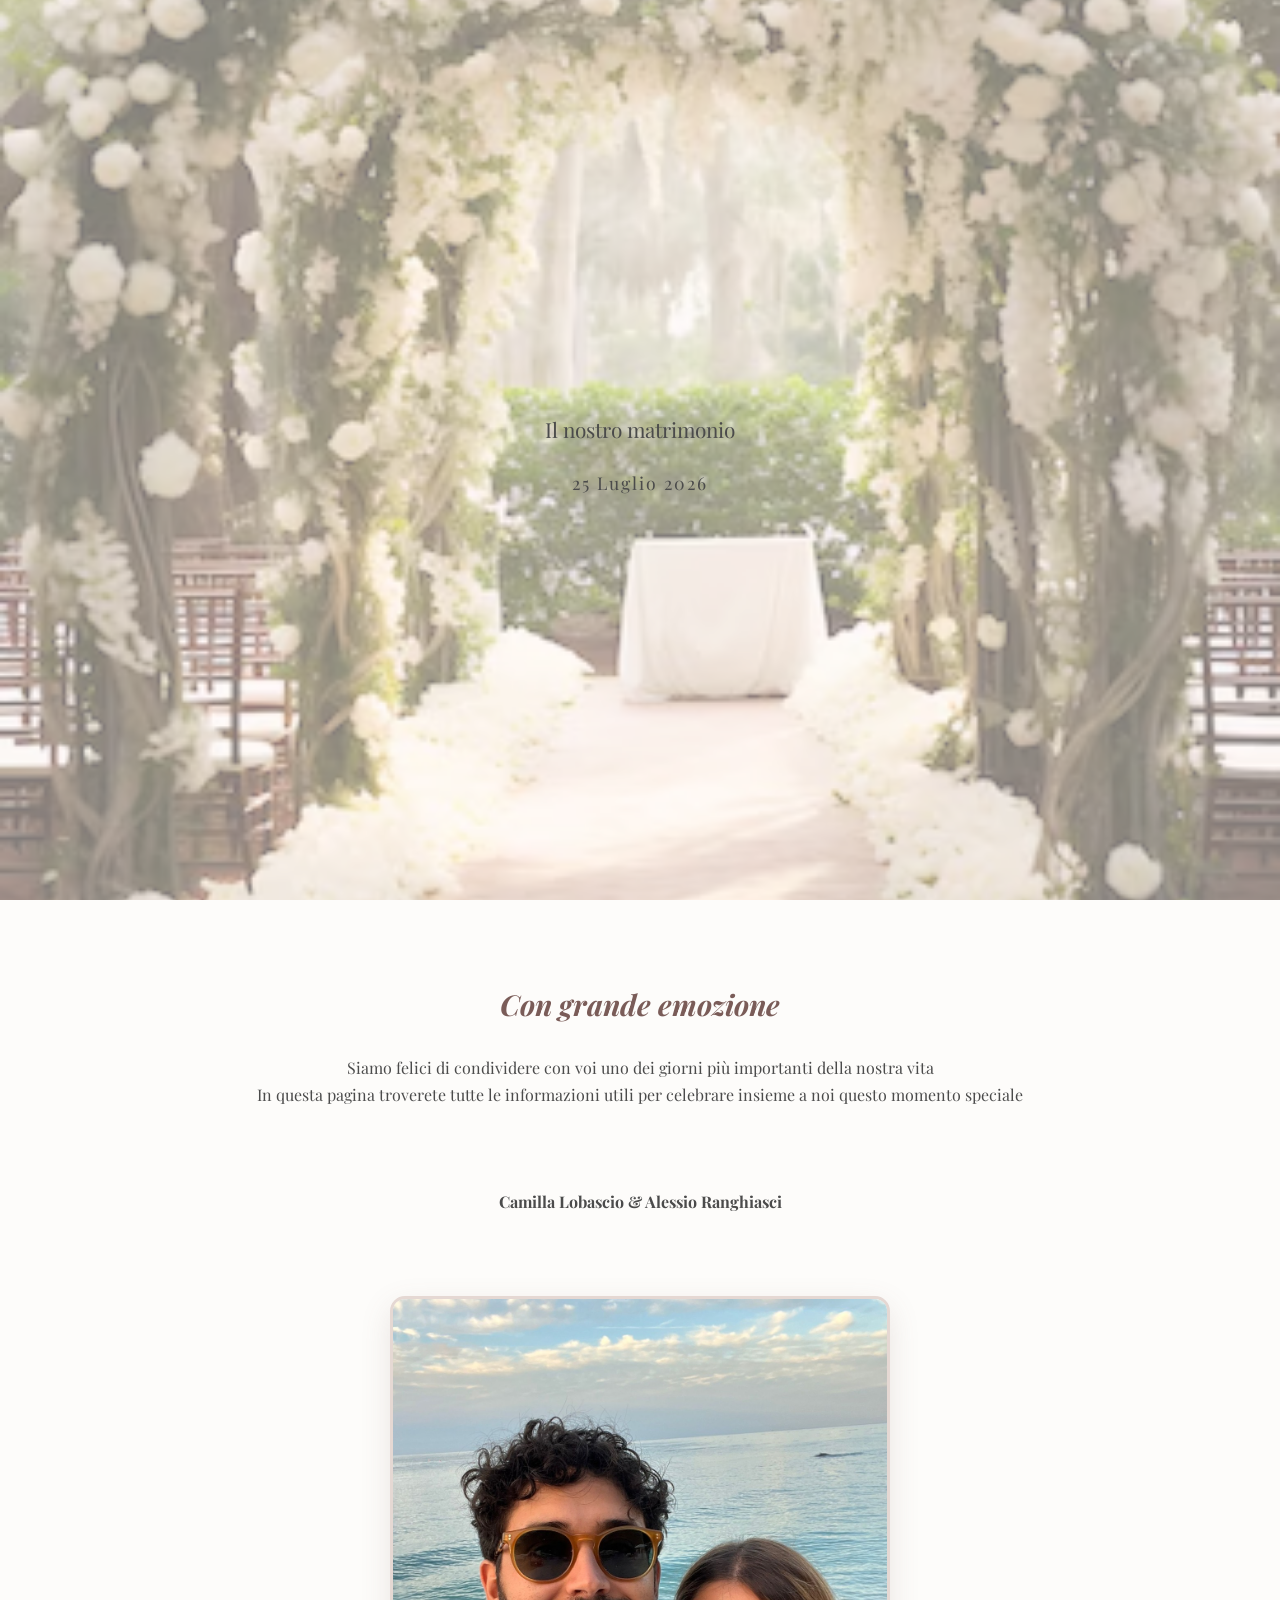
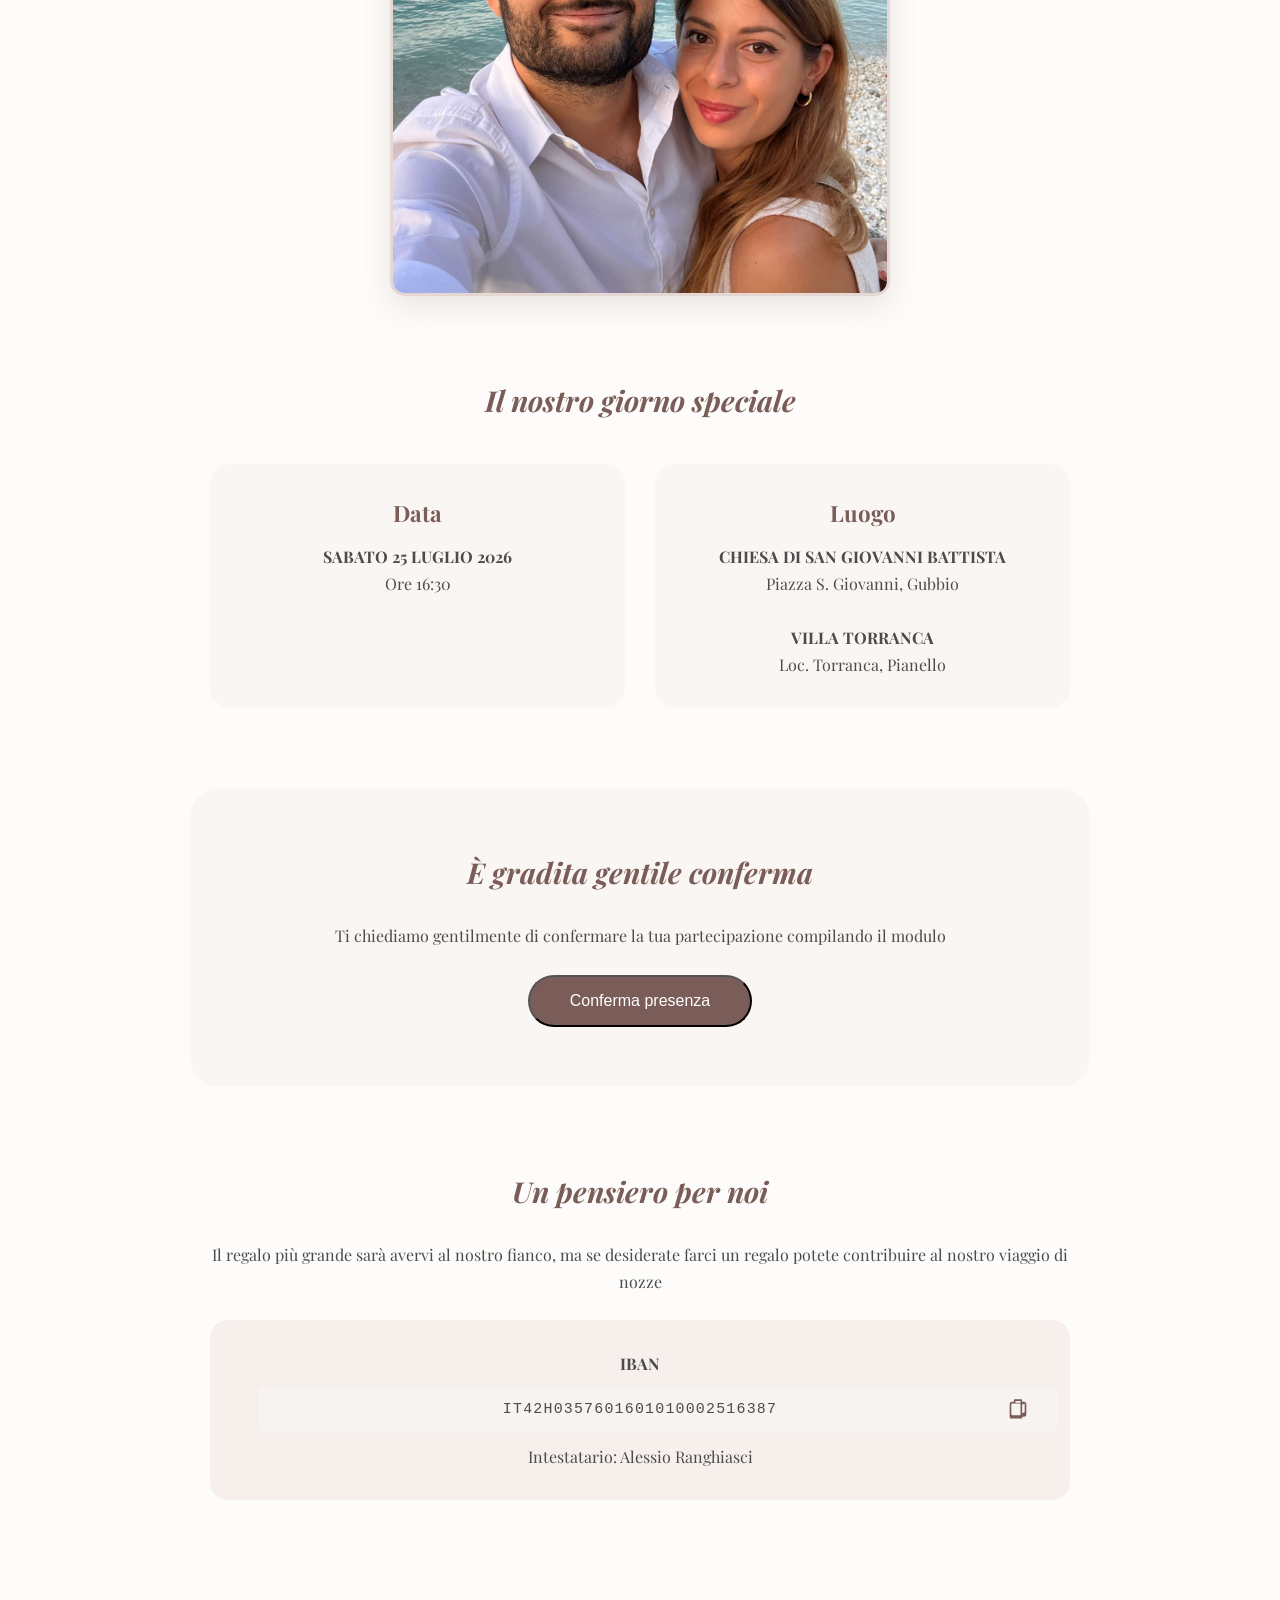
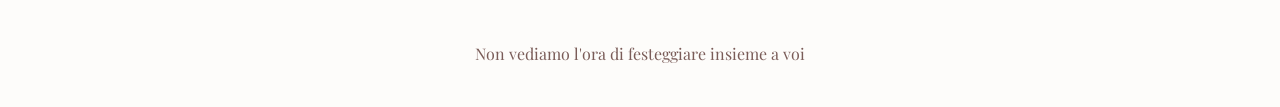
<file: index.html>
<!DOCTYPE html>
<html lang="it">

<head>
  <meta charset="UTF-8">
  <meta name="viewport" content="width=device-width, initial-scale=1.0">
  <title>Camilla & Alessio – Il nostro matrimonio</title>

  <!-- Font eleganti -->
  <link
    href="https://fonts.googleapis.com/css2?family=Playfair+Display:wght@400;600&family=Montserrat:wght@300;400;500&display=swap"
    rel="stylesheet">

  <link rel="stylesheet" href="style.css">
</head>

<body>

  <!-- HERO -->
  <section class="hero">
    <div class="overlay"></div>
    <div class="hero-content">
    <p class="hero-subtitle">Il nostro matrimonio</p>
      <p class="hero-date">25 Luglio 2026</p>
    </div>
  </section>

  <!-- INTRO -->
  <section class="section intro">
    <h2>Con grande emozione</h2>
    <p>
      Siamo felici di condividere con voi uno dei giorni più importanti della nostra vita<br>
      In questa pagina troverete tutte le informazioni utili per celebrare insieme a noi questo momento speciale
    </p>
  </section>

    <section class="section intro">
    <p><strong>Camilla Lobascio & Alessio Ranghiasci</strong><br></p>
  </section>

  <!-- FOTO -->
  <section class="section photo-section">
    <div class="photo-frame">
      <img src="fotoalicami/71f8a730-e3dd-426a-8e8e-275e1adbc02c.jpeg" alt="Alice e Andrea" class="carousel-image active">
      <img src="fotoalicami/7ad9b2a0-7682-42f3-9de4-116866d22dea.jpeg" alt="Alice e Andrea" class="carousel-image">
      <img src="fotoalicami/bf4e9df0-f4ca-41ae-9787-f0a4454dd757.jpeg" alt="Alice e Andrea" class="carousel-image">
      <img src="fotoalicami/c032440b-a124-4779-9925-651a700c21c5.jpeg" alt="Alice e Andrea" class="carousel-image">
      <img src="fotoalicami/ded9a8fc-696f-4fb3-9e25-d5eab3fbde8f.jpeg" alt="Alice e Andrea" class="carousel-image">
      <img src="fotoalicami/e97e3403-6527-4106-8995-3e8658a643f3.jpeg" alt="Alice e Andrea" class="carousel-image">
    </div>
  </section>

  <!-- INFO EVENTO -->
  <section class="section event-details">
    <h2>Il nostro giorno speciale</h2>

    <div class="details-grid">
      <div class="detail-card">
        <h3>Data</h3>
        <p><strong>SABATO 25 LUGLIO 2026</strong><br>Ore 16:30</p>
      </div>

      <div class="detail-card">
        <h3>Luogo</h3>
        <p><strong>CHIESA DI SAN GIOVANNI BATTISTA</strong><br>Piazza S. Giovanni, Gubbio</p>
        <br>
        <p><strong>VILLA TORRANCA</strong><br>Loc. Torranca, Pianello</p>
      </div>

    </div>
  </section>


  <!-- LISTA NOZZE -->
  <!-- <section class="section gift">
    <h2>Un pensiero per noi</h2>
    <p>
      Il regalo più grande sarà avervi al nostro fianco, ma se desiderate farci un regalo potete contribuire al nostro viaggio di nozze
    </p>

    <div class="iban-box">
      <p><strong>IBAN</strong></p>
      <div style="position: relative; width: 100%;">
        <span class="iban" id="ibanText" style="display: block; width: 100%; font-size: 1.15em; letter-spacing: 0.08em; background: #f7f3f1; padding: 10px 48px 10px 12px; border-radius: 8px; box-sizing: border-box; overflow-wrap: break-word; margin-left: 18px;">IT42H0357601601010002516387</span>
        <button id="copyIbanBtn" title="Copia IBAN" style="position: absolute; top: 50%; right: 12px; transform: translateY(-50%); background: none; border: none; cursor: pointer; padding: 0;">
          <svg xmlns="http://www.w3.org/2000/svg" width="20" height="20" fill="none" viewBox="0 0 24 24"><path fill="#7a5c58" d="M16 1a1 1 0 0 1 1 1v2h2a3 3 0 0 1 3 3v12a3 3 0 0 1-3 3h-2v2a1 1 0 0 1-1 1H5a3 3 0 0 1-3-3V7a3 3 0 0 1 3-3h2V2a1 1 0 0 1 1-1h8Zm3 6h-2v10h2a1 1 0 0 0 1-1V7a1 1 0 0 0-1-1ZM15 3h-6v2h6V3ZM5 6a1 1 0 0 0-1 1v12a1 1 0 0 0 1 1h10V6H5Z"/></svg>
        </button>
      </div>
      <p>Intestatario: Alessio Ranghiasci</p>
    </div>
  </section> -->

  <!-- RSVP -->
  <section class="section rsvp">
    <h2>È gradita gentile conferma</h2>
    <p>
      Ti chiediamo gentilmente di confermare la tua partecipazione compilando il modulo
    </p>

    <button id="openRsvpModal" class="btn">
      Conferma presenza
    </button>
  </section>

  <section class="section gift">
    <h2>Un pensiero per noi</h2>
    <p>
      Il regalo più grande sarà avervi al nostro fianco, ma se desiderate farci un regalo potete contribuire al nostro viaggio di nozze
    </p>

    <div class="iban-box">
      <p><strong>IBAN</strong></p>
      <div style="position: relative; width: 100%;">
        <span class="iban" id="ibanText" style="display: block; width: 100%; font-size: 1.15em; letter-spacing: 0.08em; background: #f7f3f1; padding: 10px 48px 10px 12px; border-radius: 8px; box-sizing: border-box; overflow-wrap: break-word; margin-left: 18px;">IT42H0357601601010002516387</span>
        <button id="copyIbanBtn" title="Copia IBAN" style="position: absolute; top: 50%; right: 12px; transform: translateY(-50%); background: none; border: none; cursor: pointer; padding: 0;">
          <svg xmlns="http://www.w3.org/2000/svg" width="20" height="20" fill="none" viewBox="0 0 24 24"><path fill="#7a5c58" d="M16 1a1 1 0 0 1 1 1v2h2a3 3 0 0 1 3 3v12a3 3 0 0 1-3 3h-2v2a1 1 0 0 1-1 1H5a3 3 0 0 1-3-3V7a3 3 0 0 1 3-3h2V2a1 1 0 0 1 1-1h8Zm3 6h-2v10h2a1 1 0 0 0 1-1V7a1 1 0 0 0-1-1ZM15 3h-6v2h6V3ZM5 6a1 1 0 0 0-1 1v12a1 1 0 0 0 1 1h10V6H5Z"/></svg>
        </button>
      </div>
      <p>Intestatario: Alessio Ranghiasci</p>
    </div>
  </section>

  <!-- FOOTER -->
  <footer class="footer">
    <p>Non vediamo l'ora di festeggiare insieme a voi</p>
  </footer>
  
  <!-- MODAL CONFERMA PRESENZA -->
  <div class="rsvp-modal-overlay" id="rsvpModalOverlay">
    <div class="rsvp-modal">
      <button class="rsvp-modal-close" id="closeRsvpModal">&times;</button>

      <h2 class="rsvp-modal-title">È gradita gentile conferma</h2>
      <div class="divider"></div>

      <form id="rsvpForm" class="rsvp-form">
        <!-- Dati personali -->
        <div class="form-section">
          <h3 class="form-section-title">Dati personali</h3>

          <div class="form-group">
            <label for="nome">Nome *</label>
            <input type="text" id="nome" name="nome" required>
          </div>

          <div class="form-group">
            <label for="cognome">Cognome *</label>
            <input type="text" id="cognome" name="cognome" required>
          </div>
        </div>

        <!-- Presenza -->
        <div class="form-section">
          <h3 class="form-section-title">Presenza</h3>

          <div class="form-group radio-group">
            <label class="radio-label">
              <input type="radio" name="presenza" value="true" required>
              <span>Accetto con piacere</span>
            </label>
            <label class="radio-label">
              <input type="radio" name="presenza" value="false">
              <span>Sfortunatamente non potrò esserci</span>
            </label>
          </div>

          <!-- Campi condizionali per presenza = true -->
          <div id="presenzaSiFields" class="conditional-fields" style="display: none;">
            <div class="form-group">
              <label for="numero_partecipanti">Numero partecipanti *</label>
              <input type="number" id="numero_partecipanti" name="numero_partecipanti" min="1" value="1">
            </div>

            <div class="form-group">
              <label for="descrizione_numero_partecipanti">Note sul numero di partecipanti (opzionale)</label>
              <textarea id="descrizione_numero_partecipanti" name="descrizione_numero_partecipanti" rows="2"
                placeholder=""></textarea>
            </div>
          </div>

          <!-- Campi condizionali per presenza = false -->
          <div id="presenzaNoFields" class="conditional-fields" style="display: none;">
            <div class="form-group">
              <label for="descrizione_presenza">Messaggio per gli sposi (opzionale)</label>
              <textarea id="descrizione_presenza" name="descrizione_presenza" rows="3"
                placeholder="Ci dispiace non poter essere presenti..."></textarea>
            </div>
          </div>
        </div>

        <!-- Allergie / Intolleranze -->
        <div class="form-section" id="allergieSection" style="display: none;">
          <h3 class="form-section-title">Allergie/ intolleranze / menu speciali</h3>

          <div class="form-group radio-group">
            <label class="radio-label">
              <input type="radio" name="allergeni_intolleranze" value="true">
              <span>Sì</span>
            </label>
            <label class="radio-label">
              <input type="radio" name="allergeni_intolleranze" value="false" checked>
              <span>No</span>
            </label>
          </div>

          <!-- Campi condizionali per allergie = true -->
          <div id="allergieFields" class="conditional-fields" style="display: none;">
            <div class="form-group">
              <label for="descrizione_allergeni_intolleranze">Descrivi le tue allergie o intolleranze o descrivi menu speciali *</label>
              <textarea id="descrizione_allergeni_intolleranze" name="descrizione_allergeni_intolleranze" rows="3"
                placeholder="es. celiaco, menu vegetariano…"></textarea>
            </div>
          </div>
        </div>

        <div class="form-message" id="formMessage"></div>

        <button type="submit" class="rsvp-submit-btn">Invia conferma</button>
      </form>
    </div>
  </div>
  <script>
    // Funzione copia IBAN
    document.addEventListener('DOMContentLoaded', function () {
      const copyBtn = document.getElementById('copyIbanBtn');
      const ibanText = document.getElementById('ibanText');
      if (copyBtn && ibanText) {
        copyBtn.addEventListener('click', function () {
          navigator.clipboard.writeText(ibanText.textContent.trim());
          copyBtn.innerHTML = '<svg xmlns="http://www.w3.org/2000/svg" width="20" height="20" fill="none" viewBox="0 0 24 24"><path fill="#5cb85c" d="M9 16.2 4.8 12l-1.4 1.4L9 19 21 7l-1.4-1.4z"/></svg>';
          setTimeout(() => {
            copyBtn.innerHTML = '<svg xmlns="http://www.w3.org/2000/svg" width="20" height="20" fill="none" viewBox="0 0 24 24"><path fill="#7a5c58" d="M16 1a1 1 0 0 1 1 1v2h2a3 3 0 0 1 3 3v12a3 3 0 0 1-3 3h-2v2a1 1 0 0 1-1 1H5a3 3 0 0 1-3-3V7a3 3 0 0 1 3-3h2V2a1 1 0 0 1 1-1h8Zm3 6h-2v10h2a1 1 0 0 0 1-1V7a1 1 0 0 0-1-1ZM15 3h-6v2h6V3ZM5 6a1 1 0 0 0-1 1v12a1 1 0 0 0 1 1h10V6H5Z"/></svg>';
          }, 1200);
        });
      }
    });

    // ===== CAROUSEL FOTO =====
    const carouselImages = document.querySelectorAll('.carousel-image');
    let currentIndex = 0;

    function showNextImage() {
      carouselImages[currentIndex].classList.remove('active');
      currentIndex = (currentIndex + 1) % carouselImages.length;
      carouselImages[currentIndex].classList.add('active');
    }

    // Cambia immagine ogni 3.5 secondi
    setInterval(showNextImage, 3500);

    // ===== MODAL RSVP =====
    const openRsvpBtn = document.getElementById('openRsvpModal');
    const closeRsvpBtn = document.getElementById('closeRsvpModal');
    const rsvpModalOverlay = document.getElementById('rsvpModalOverlay');
    const rsvpForm = document.getElementById('rsvpForm');
    const formMessage = document.getElementById('formMessage');

    const presenzaRadios = document.querySelectorAll('input[name="presenza"]');
    const presenzaSiFields = document.getElementById('presenzaSiFields');
    const presenzaNoFields = document.getElementById('presenzaNoFields');
    const allergieSection = document.getElementById('allergieSection');
    const allergieRadios = document.querySelectorAll('input[name="allergeni_intolleranze"]');
    const allergieFields = document.getElementById('allergieFields');

    // Apri modal
    openRsvpBtn.addEventListener('click', function () {
      rsvpModalOverlay.style.display = 'flex';
      setTimeout(() => {
        rsvpModalOverlay.classList.add('active');
      }, 10);
    });

    // Chiudi modal
    function closeModal() {
      rsvpModalOverlay.classList.remove('active');
      setTimeout(() => {
        rsvpModalOverlay.style.display = 'none';
      }, 300);
    }

    closeRsvpBtn.addEventListener('click', closeModal);

    rsvpModalOverlay.addEventListener('click', function (e) {
      if (e.target === rsvpModalOverlay) {
        closeModal();
      }
    });

    // Gestione logica condizionale presenza
    presenzaRadios.forEach(radio => {
      radio.addEventListener('change', function () {
        const presenza = this.value === 'true';

        if (presenza) {
          presenzaSiFields.style.display = 'block';
          presenzaNoFields.style.display = 'none';
          allergieSection.style.display = 'block';
          // Rendi numero_partecipanti required
          document.getElementById('numero_partecipanti').required = true;
          document.getElementById('descrizione_presenza').required = false;
        } else {
          presenzaSiFields.style.display = 'none';
          presenzaNoFields.style.display = 'block';
          allergieSection.style.display = 'none';
          // Rimuovi required da numero_partecipanti
          document.getElementById('numero_partecipanti').required = false;
          document.getElementById('descrizione_presenza').required = false;
        }
      });
    });

    // Gestione logica condizionale allergie
    allergieRadios.forEach(radio => {
      radio.addEventListener('change', function () {
        const hasAllergie = this.value === 'true';

        if (hasAllergie) {
          allergieFields.style.display = 'block';
          document.getElementById('descrizione_allergeni_intolleranze').required = true;
        } else {
          allergieFields.style.display = 'none';
          document.getElementById('descrizione_allergeni_intolleranze').required = false;
        }
      });
    });

    // Submit form
    rsvpForm.addEventListener('submit', async function (e) {
      e.preventDefault();

      // Raccogli dati dal form
      const formData = {
        nome: document.getElementById('nome').value,
        cognome: document.getElementById('cognome').value,
        presenza: document.querySelector('input[name="presenza"]:checked').value === 'true',
        descrizione_presenza: document.getElementById('descrizione_presenza').value || null,
        numero_partecipanti: null,
        descrizione_numero_partecipanti: null,
        allergeni_intolleranze: false,
        descrizione_allergeni_intolleranze: null,
        idmatrimonio: '002'
      };

      // Se partecipa, aggiungi dati partecipanti e allergie
      if (formData.presenza) {
        formData.numero_partecipanti = parseInt(document.getElementById('numero_partecipanti').value);
        formData.descrizione_numero_partecipanti = document.getElementById('descrizione_numero_partecipanti').value || null;

        const allergieChecked = document.querySelector('input[name="allergeni_intolleranze"]:checked');
        if (allergieChecked) {
          formData.allergeni_intolleranze = allergieChecked.value === 'true';
          if (formData.allergeni_intolleranze) {
            formData.descrizione_allergeni_intolleranze = document.getElementById('descrizione_allergeni_intolleranze').value || null;
          }
        }
      }

      // Mostra messaggio di caricamento
      formMessage.innerHTML = '<p style="color: #7a5c58;">Invio in corso...</p>';
      formMessage.style.display = 'block';

      // Invia a Supabase
      const SUPABASE_URL = 'https://wdinlazhjttgrkxdzyoa.supabase.co';
      const SUPABASE_KEY = 'eyJhbGciOiJIUzI1NiIsInR5cCI6IkpXVCJ9.eyJpc3MiOiJzdXBhYmFzZSIsInJlZiI6IndkaW5sYXpoanR0Z3JreGR6eW9hIiwicm9sZSI6ImFub24iLCJpYXQiOjE3NzE1MTEwNTgsImV4cCI6MjA4NzA4NzA1OH0.C9AIZLk_mYVxGh4Po0OPyr_RcQtkplytCjyRLRB-IM4';

      try {
        const response = await fetch(`${SUPABASE_URL}/rest/v1/adesioni_matrimonio`, {
          method: 'POST',
          headers: {
            'Content-Type': 'application/json',
            'apikey': SUPABASE_KEY,
            'Authorization': `Bearer ${SUPABASE_KEY}`,
            'Prefer': 'return=minimal'
          },
          body: JSON.stringify(formData)
        });

        if (response.ok) {
          formMessage.innerHTML = '<p style="color: #5cb85c;">Conferma inviata con successo! Grazie</p>';

          // Reset form e chiudi dopo 2 secondi
          setTimeout(() => {
            rsvpForm.reset();
            formMessage.style.display = 'none';
            closeModal();
            // Reset campi condizionali
            presenzaSiFields.style.display = 'none';
            presenzaNoFields.style.display = 'none';
            allergieSection.style.display = 'none';
            allergieFields.style.display = 'none';
          }, 2000);
        } else {
          const errorData = await response.json();
          console.error('Errore risposta:', errorData);
          throw new Error('Errore nell\'invio della conferma');
        }
      } catch (error) {
        formMessage.innerHTML = '<p style="color: #d9534f;">Errore nell\'invio. Riprova.</p>';
        console.error('Errore:', error);
      }
    });
  </script>
</body>

</html>
</file>
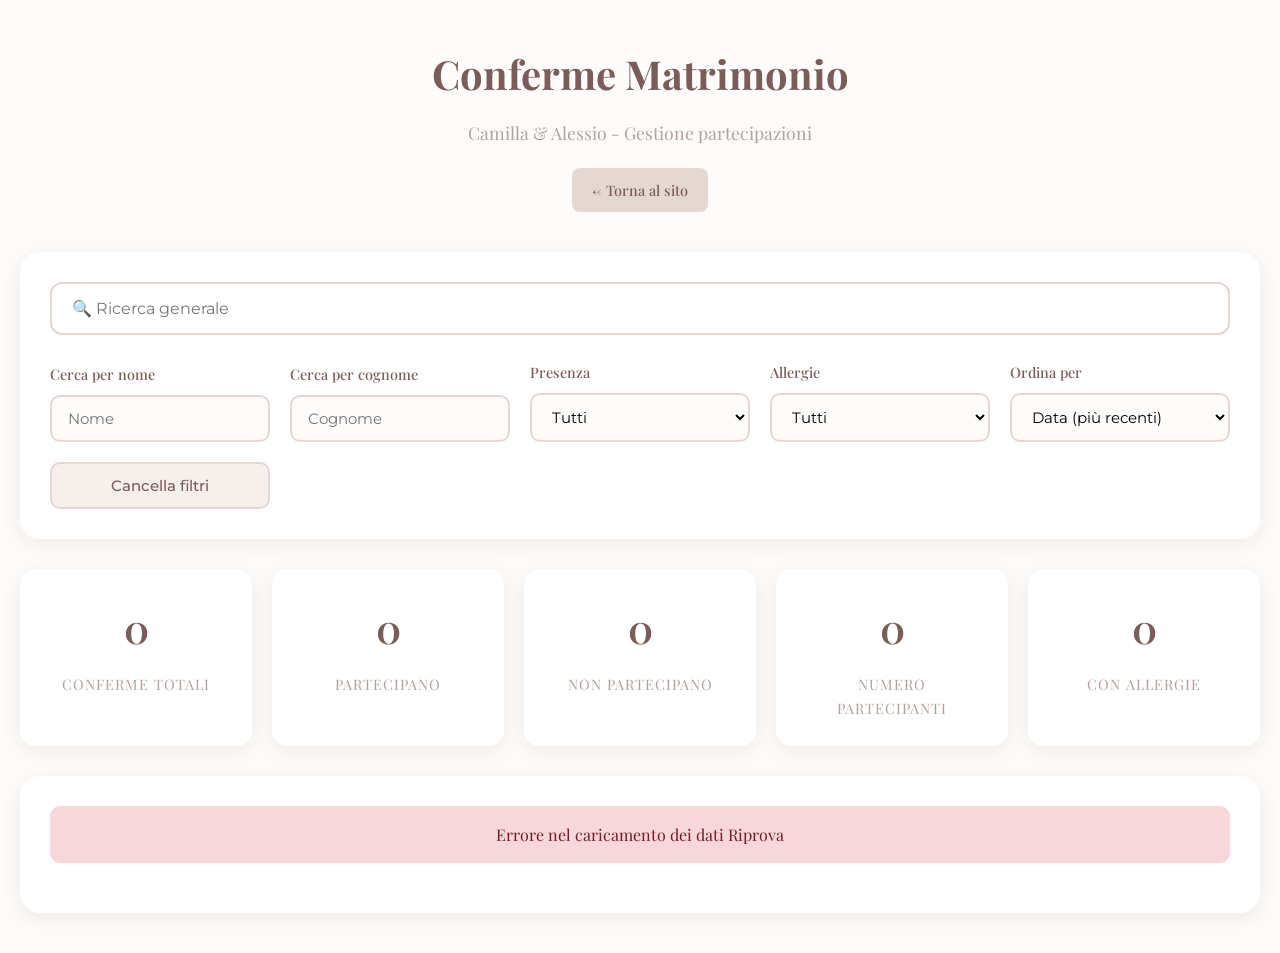
<file: conferme/index.html>
<!DOCTYPE html>
<html lang="it">
<head>
  <meta charset="UTF-8">
  <meta name="viewport" content="width=device-width, initial-scale=1.0">
  <title>Conferme Matrimonio - Admin</title>

  <!-- Font eleganti -->
  <link href="https://fonts.googleapis.com/css2?family=Playfair+Display:wght@400;600&family=Montserrat:wght@300;400;500&display=swap" rel="stylesheet">

  <link rel="stylesheet" href="../style.css">
  <link rel="stylesheet" href="../conferme.css">
</head>

<body>

  <div class="admin-container">
    <header class="admin-header">
      <h1 class="admin-title">Conferme Matrimonio</h1>
      <p class="admin-subtitle">Camilla & Alessio - Gestione partecipazioni</p>
      <a href="../index.html" class="btn-back">← Torna al sito</a>
    </header>

    <!-- Filtri e ricerca -->
    <div class="filters-section">
      <div class="search-bar">
        <input type="text" id="searchAll" placeholder="🔍 Ricerca generale" class="search-input">
      </div>

      <div class="filters-grid">
        <div class="filter-group">
          <label>Cerca per nome</label>
          <input type="text" id="filterNome" placeholder="Nome" class="filter-input">
        </div>

        <div class="filter-group">
          <label>Cerca per cognome</label>
          <input type="text" id="filterCognome" placeholder="Cognome" class="filter-input">
        </div>

        <div class="filter-group">
          <label>Presenza</label>
          <select id="filterPresenza" class="filter-select">
            <option value="">Tutti</option>
            <option value="true">Partecipano</option>
            <option value="false">Non partecipano</option>
          </select>
        </div>

        <div class="filter-group">
          <label>Allergie</label>
          <select id="filterAllergie" class="filter-select">
            <option value="">Tutti</option>
            <option value="true">Sì</option>
            <option value="false">No</option>
          </select>
        </div>

        <div class="filter-group">
          <label>Ordina per</label>
          <select id="sortBy" class="filter-select">
            <option value="data_desc">Data (più recenti)</option>
            <option value="data_asc">Data (più vecchi)</option>
            <option value="nome_asc">Nome (A-Z)</option>
            <option value="nome_desc">Nome (Z-A)</option>
            <option value="cognome_asc">Cognome (A-Z)</option>
            <option value="cognome_desc">Cognome (Z-A)</option>
          </select>
        </div>

        <div class="filter-group">
          <button id="resetFilters" class="btn-reset">Cancella filtri</button>
        </div>
      </div>
    </div>

    <!-- Statistiche -->
    <div class="stats-section">
      <div class="stat-card">
        <span class="stat-number" id="totalConferme">0</span>
        <span class="stat-label">Conferme totali</span>
      </div>
      <div class="stat-card">
        <span class="stat-number" id="totalPresenti">0</span>
        <span class="stat-label">Partecipano</span>
      </div>
      <div class="stat-card">
        <span class="stat-number" id="totalAssenti">0</span>
        <span class="stat-label">Non partecipano</span>
      </div>
      <div class="stat-card">
        <span class="stat-number" id="totalPartecipanti">0</span>
        <span class="stat-label">Numero partecipanti</span>
      </div>
      <div class="stat-card">
        <span class="stat-number" id="totalAllergie">0</span>
        <span class="stat-label">Con allergie</span>
      </div>
    </div>

    <!-- Tabella -->
    <div class="table-container">
      <div id="loadingMessage" class="loading-message">Caricamento dati...</div>
      <div id="errorMessage" class="error-message" style="display: none;"></div>
      
      <table class="conferme-table" id="confermeTable" style="display: none;">
        <thead>
          <tr>
            <th>Nome</th>
            <th>Cognome</th>
            <th>Presenza</th>
            <th>N. Partecipanti</th>
            <th>Note Partecipanti</th>
            <th>Messaggio</th>
            <th>Allergie</th>
            <th>Dettagli Allergie</th>
            <th>Data Conferma</th>
          </tr>
        </thead>
        <tbody id="tableBody">
          <!-- Rows dinamiche -->
        </tbody>
      </table>

      <div id="noResults" class="no-results" style="display: none;">
        Nessun risultato trovato
      </div>
    </div>

  </div>

  <script>
    const SUPABASE_URL = 'https://wdinlazhjttgrkxdzyoa.supabase.co';
    const SUPABASE_KEY = 'eyJhbGciOiJIUzI1NiIsInR5cCI6IkpXVCJ9.eyJpc3MiOiJzdXBhYmFzZSIsInJlZiI6IndkaW5sYXpoanR0Z3JreGR6eW9hIiwicm9sZSI6ImFub24iLCJpYXQiOjE3NzE1MTEwNTgsImV4cCI6MjA4NzA4NzA1OH0.C9AIZLk_mYVxGh4Po0OPyr_RcQtkplytCjyRLRB-IM4';

    let allData = [];
    let filteredData = [];

    // Elementi DOM
    const loadingMessage = document.getElementById('loadingMessage');
    const errorMessage = document.getElementById('errorMessage');
    const confermeTable = document.getElementById('confermeTable');
    const tableBody = document.getElementById('tableBody');
    const noResults = document.getElementById('noResults');

    // Filtri
    const searchAll = document.getElementById('searchAll');
    const filterNome = document.getElementById('filterNome');
    const filterCognome = document.getElementById('filterCognome');
    const filterPresenza = document.getElementById('filterPresenza');
    const filterAllergie = document.getElementById('filterAllergie');
    const sortBy = document.getElementById('sortBy');
    const resetFilters = document.getElementById('resetFilters');

    // Stat cards
    const totalConferme = document.getElementById('totalConferme');
    const totalPresenti = document.getElementById('totalPresenti');
    const totalAssenti = document.getElementById('totalAssenti');
    const totalPartecipanti = document.getElementById('totalPartecipanti');
    const totalAllergie = document.getElementById('totalAllergie');

    // Carica dati da Supabase
    async function loadData() {
      try {
        // Filtra per idmatrimonio = '002'
        const response = await fetch(`${SUPABASE_URL}/rest/v1/adesioni_matrimonio?select=*&idmatrimonio=eq.002`, {
          method: 'GET',
          headers: {
            'apikey': SUPABASE_KEY,
            'Authorization': `Bearer ${SUPABASE_KEY}`
          }
        });

        if (!response.ok) {
          throw new Error('Errore nel caricamento dei dati');
        }

        allData = await response.json();
        filteredData = [...allData];
        
        loadingMessage.style.display = 'none';
        confermeTable.style.display = 'table';
        
        updateStats();
        applyFiltersAndSort();
        
      } catch (error) {
        console.error('Errore:', error);
        loadingMessage.style.display = 'none';
        errorMessage.textContent = 'Errore nel caricamento dei dati Riprova';
        errorMessage.style.display = 'block';
      }
    }

    // Aggiorna statistiche
    function updateStats() {
      const presenti = allData.filter(d => d.presenza === true);
      const assenti = allData.filter(d => d.presenza === false);
      const numPartecipanti = presenti.reduce((sum, d) => sum + (d.numero_partecipanti || 0), 0);
      const conAllergie = presenti.filter(d => d.allergeni_intolleranze === true).length;

      totalConferme.textContent = allData.length;
      totalPresenti.textContent = presenti.length;
      totalAssenti.textContent = assenti.length;
      totalPartecipanti.textContent = numPartecipanti;
      totalAllergie.textContent = conAllergie;
    }

    // Applica filtri e ordinamento
    function applyFiltersAndSort() {
      // Inizia con tutti i dati
      filteredData = [...allData];

      // Ricerca generale
      const searchTerm = searchAll.value.toLowerCase().trim();
      if (searchTerm) {
        filteredData = filteredData.filter(item => {
          return (
            (item.nome?.toLowerCase() || '').includes(searchTerm) ||
            (item.cognome?.toLowerCase() || '').includes(searchTerm) ||
            (item.descrizione_presenza?.toLowerCase() || '').includes(searchTerm) ||
            (item.descrizione_numero_partecipanti?.toLowerCase() || '').includes(searchTerm) ||
            (item.descrizione_allergeni_intolleranze?.toLowerCase() || '').includes(searchTerm)
          );
        });
      }

      // Filtro nome
      const nomeFilter = filterNome.value.toLowerCase().trim();
      if (nomeFilter) {
        filteredData = filteredData.filter(item => 
          (item.nome?.toLowerCase() || '').includes(nomeFilter)
        );
      }

      // Filtro cognome
      const cognomeFilter = filterCognome.value.toLowerCase().trim();
      if (cognomeFilter) {
        filteredData = filteredData.filter(item => 
          (item.cognome?.toLowerCase() || '').includes(cognomeFilter)
        );
      }

      // Filtro presenza
      if (filterPresenza.value !== '') {
        const presenzaValue = filterPresenza.value === 'true';
        filteredData = filteredData.filter(item => item.presenza === presenzaValue);
      }

      // Filtro allergie
      if (filterAllergie.value !== '') {
        const allergieValue = filterAllergie.value === 'true';
        filteredData = filteredData.filter(item => item.allergeni_intolleranze === allergieValue);
      }

      // Ordinamento
      const sortValue = sortBy.value;
      filteredData.sort((a, b) => {
        switch(sortValue) {
          case 'data_desc':
            return new Date(b.data_compilazione) - new Date(a.data_compilazione);
          case 'data_asc':
            return new Date(a.data_compilazione) - new Date(b.data_compilazione);
          case 'nome_asc':
            return (a.nome || '').localeCompare(b.nome || '');
          case 'nome_desc':
            return (b.nome || '').localeCompare(a.nome || '');
          case 'cognome_asc':
            return (a.cognome || '').localeCompare(b.cognome || '');
          case 'cognome_desc':
            return (b.cognome || '').localeCompare(a.cognome || '');
          default:
            return 0;
        }
      });

      renderTable();
    }

    // Renderizza tabella
    function renderTable() {
      if (filteredData.length === 0) {
        tableBody.innerHTML = '';
        confermeTable.style.display = 'none';
        noResults.style.display = 'block';
        return;
      }

      confermeTable.style.display = 'table';
      noResults.style.display = 'none';

      tableBody.innerHTML = filteredData.map(item => {
        const dataFormatted = new Date(item.data_compilazione).toLocaleString('it-IT', {
          day: '2-digit',
          month: '2-digit',
          year: 'numeric',
          hour: '2-digit',
          minute: '2-digit'
        });

        return `
          <tr class="${item.presenza ? 'presenza-si' : 'presenza-no'}">
            <td>${item.nome || '-'}</td>
            <td>${item.cognome || '-'}</td>
            <td>
              <span class="badge ${item.presenza ? 'badge-success' : 'badge-danger'}">
                ${item.presenza ? '✓ Sì' : '✗ No'}
              </span>
            </td>
            <td class="text-center">${item.presenza ? (item.numero_partecipanti || '-') : '-'}</td>
            <td>${item.descrizione_numero_partecipanti || '-'}</td>
            <td>${item.descrizione_presenza || '-'}</td>
            <td class="text-center">
              ${item.presenza ? 
                `<span class="badge ${item.allergeni_intolleranze ? 'badge-warning' : 'badge-info'}">${item.allergeni_intolleranze ? 'Sì' : 'No'}</span>` 
                : '-'}
            </td>
            <td>${item.descrizione_allergeni_intolleranze || '-'}</td>
            <td class="text-nowrap">${dataFormatted}</td>
          </tr>
        `;
      }).join('');
    }

    // Eventi filtri
    searchAll.addEventListener('input', applyFiltersAndSort);
    filterNome.addEventListener('input', applyFiltersAndSort);
    filterCognome.addEventListener('input', applyFiltersAndSort);
    filterPresenza.addEventListener('change', applyFiltersAndSort);
    filterAllergie.addEventListener('change', applyFiltersAndSort);
    sortBy.addEventListener('change', applyFiltersAndSort);

    resetFilters.addEventListener('click', () => {
      searchAll.value = '';
      filterNome.value = '';
      filterCognome.value = '';
      filterPresenza.value = '';
      filterAllergie.value = '';
      sortBy.value = 'data_desc';
      applyFiltersAndSort();
    });

    // Carica dati all'avvio
    loadData();

    // Ricarica ogni 30 secondi
    setInterval(loadData, 30000);
  </script>
</body>
</html>
</file>
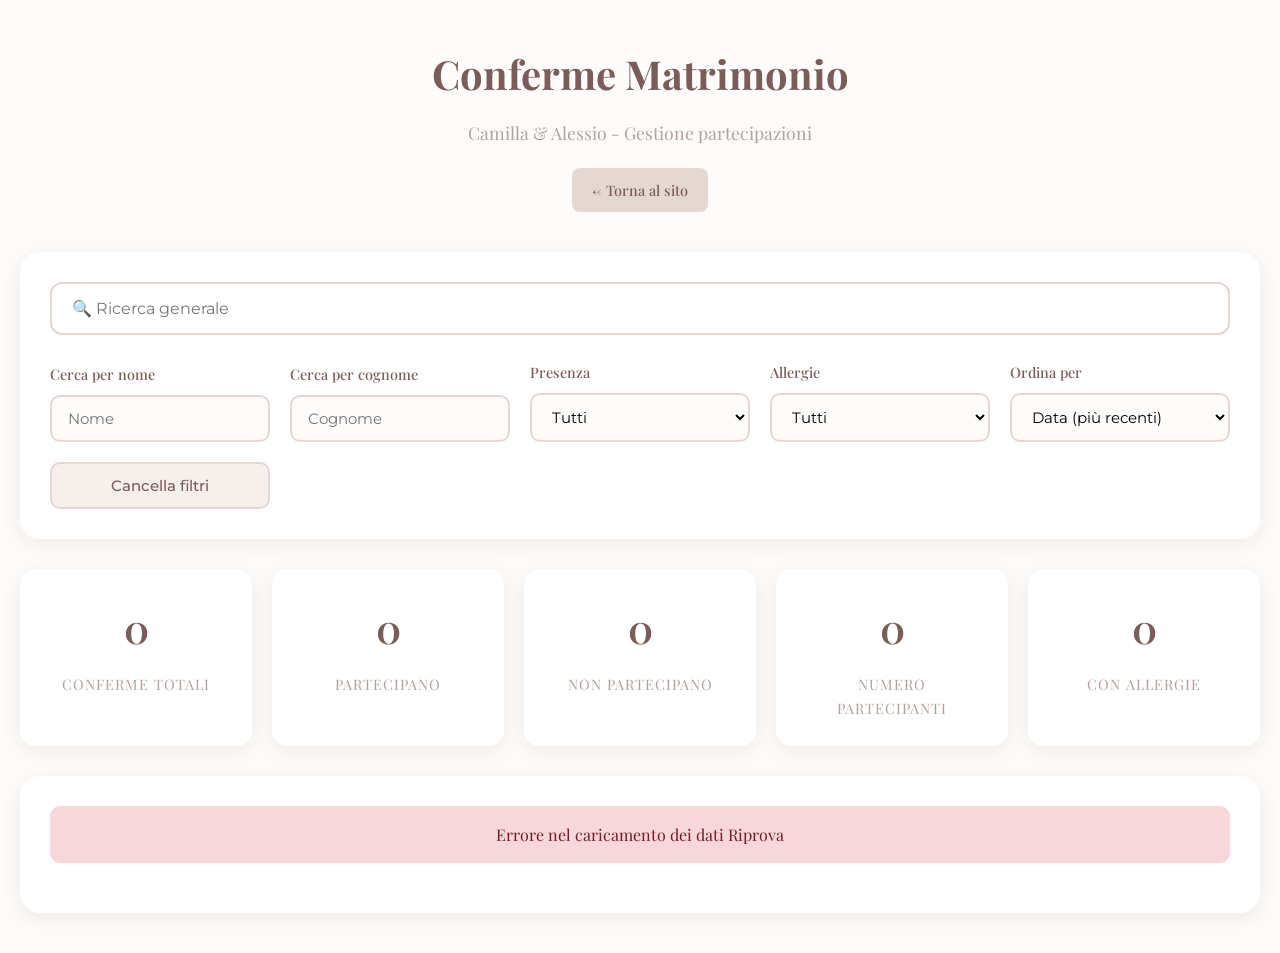
<file: conferme.html>
<!DOCTYPE html>
<html lang="it">
<head>
  <meta charset="UTF-8">
  <meta name="viewport" content="width=device-width, initial-scale=1.0">
  <title>Conferme Matrimonio - Admin</title>

  <!-- Font eleganti -->
  <link href="https://fonts.googleapis.com/css2?family=Playfair+Display:wght@400;600&family=Montserrat:wght@300;400;500&display=swap" rel="stylesheet">

  <link rel="stylesheet" href="style.css">
  <link rel="stylesheet" href="conferme.css">
</head>

<body>

  <div class="admin-container">
    <header class="admin-header">
      <h1 class="admin-title">Conferme Matrimonio</h1>
      <p class="admin-subtitle">Camilla & Alessio - Gestione partecipazioni</p>
      <a href="index.html" class="btn-back">← Torna al sito</a>
    </header>

    <!-- Filtri e ricerca -->
    <div class="filters-section">
      <div class="search-bar">
        <input type="text" id="searchAll" placeholder="🔍 Ricerca generale" class="search-input">
      </div>

      <div class="filters-grid">
        <div class="filter-group">
          <label>Cerca per nome</label>
          <input type="text" id="filterNome" placeholder="Nome" class="filter-input">
        </div>

        <div class="filter-group">
          <label>Cerca per cognome</label>
          <input type="text" id="filterCognome" placeholder="Cognome" class="filter-input">
        </div>

        <div class="filter-group">
          <label>Presenza</label>
          <select id="filterPresenza" class="filter-select">
            <option value="">Tutti</option>
            <option value="true">Partecipano</option>
            <option value="false">Non partecipano</option>
          </select>
        </div>

        <div class="filter-group">
          <label>Allergie</label>
          <select id="filterAllergie" class="filter-select">
            <option value="">Tutti</option>
            <option value="true">Sì</option>
            <option value="false">No</option>
          </select>
        </div>

        <div class="filter-group">
          <label>Ordina per</label>
          <select id="sortBy" class="filter-select">
            <option value="data_desc">Data (più recenti)</option>
            <option value="data_asc">Data (più vecchi)</option>
            <option value="nome_asc">Nome (A-Z)</option>
            <option value="nome_desc">Nome (Z-A)</option>
            <option value="cognome_asc">Cognome (A-Z)</option>
            <option value="cognome_desc">Cognome (Z-A)</option>
          </select>
        </div>

        <div class="filter-group">
          <button id="resetFilters" class="btn-reset">Cancella filtri</button>
        </div>
      </div>
    </div>

    <!-- Statistiche -->
    <div class="stats-section">
      <div class="stat-card">
        <span class="stat-number" id="totalConferme">0</span>
        <span class="stat-label">Conferme totali</span>
      </div>
      <div class="stat-card">
        <span class="stat-number" id="totalPresenti">0</span>
        <span class="stat-label">Partecipano</span>
      </div>
      <div class="stat-card">
        <span class="stat-number" id="totalAssenti">0</span>
        <span class="stat-label">Non partecipano</span>
      </div>
      <div class="stat-card">
        <span class="stat-number" id="totalPartecipanti">0</span>
        <span class="stat-label">Numero partecipanti</span>
      </div>
      <div class="stat-card">
        <span class="stat-number" id="totalAllergie">0</span>
        <span class="stat-label">Con allergie</span>
      </div>
    </div>

    <!-- Tabella -->
    <div class="table-container">
      <div id="loadingMessage" class="loading-message">Caricamento dati...</div>
      <div id="errorMessage" class="error-message" style="display: none;"></div>
      
      <table class="conferme-table" id="confermeTable" style="display: none;">
        <thead>
          <tr>
            <th>Nome</th>
            <th>Cognome</th>
            <th>Presenza</th>
            <th>N. Partecipanti</th>
            <th>Note Partecipanti</th>
            <th>Messaggio</th>
            <th>Allergie</th>
            <th>Dettagli Allergie</th>
            <th>Data Conferma</th>
          </tr>
        </thead>
        <tbody id="tableBody">
          <!-- Rows dinamiche -->
        </tbody>
      </table>

      <div id="noResults" class="no-results" style="display: none;">
        Nessun risultato trovato
      </div>
    </div>

  </div>

  <script>
    const SUPABASE_URL = 'https://wdinlazhjttgrkxdzyoa.supabase.co';
    const SUPABASE_KEY = 'eyJhbGciOiJIUzI1NiIsInR5cCI6IkpXVCJ9.eyJpc3MiOiJzdXBhYmFzZSIsInJlZiI6IndkaW5sYXpoanR0Z3JreGR6eW9hIiwicm9sZSI6ImFub24iLCJpYXQiOjE3NzE1MTEwNTgsImV4cCI6MjA4NzA4NzA1OH0.C9AIZLk_mYVxGh4Po0OPyr_RcQtkplytCjyRLRB-IM4';

    let allData = [];
    let filteredData = [];

    // Elementi DOM
    const loadingMessage = document.getElementById('loadingMessage');
    const errorMessage = document.getElementById('errorMessage');
    const confermeTable = document.getElementById('confermeTable');
    const tableBody = document.getElementById('tableBody');
    const noResults = document.getElementById('noResults');

    // Filtri
    const searchAll = document.getElementById('searchAll');
    const filterNome = document.getElementById('filterNome');
    const filterCognome = document.getElementById('filterCognome');
    const filterPresenza = document.getElementById('filterPresenza');
    const filterAllergie = document.getElementById('filterAllergie');
    const sortBy = document.getElementById('sortBy');
    const resetFilters = document.getElementById('resetFilters');

    // Stat cards
    const totalConferme = document.getElementById('totalConferme');
    const totalPresenti = document.getElementById('totalPresenti');
    const totalAssenti = document.getElementById('totalAssenti');
    const totalPartecipanti = document.getElementById('totalPartecipanti');
    const totalAllergie = document.getElementById('totalAllergie');

    // Carica dati da Supabase
    async function loadData() {
      try {
        // Filtra per idmatrimonio = '002'
        const response = await fetch(`${SUPABASE_URL}/rest/v1/adesioni_matrimonio?select=*&idmatrimonio=eq.002`, {
          method: 'GET',
          headers: {
            'apikey': SUPABASE_KEY,
            'Authorization': `Bearer ${SUPABASE_KEY}`
          }
        });

        if (!response.ok) {
          throw new Error('Errore nel caricamento dei dati');
        }

        allData = await response.json();
        filteredData = [...allData];
        
        loadingMessage.style.display = 'none';
        confermeTable.style.display = 'table';
        
        updateStats();
        applyFiltersAndSort();
        
      } catch (error) {
        console.error('Errore:', error);
        loadingMessage.style.display = 'none';
        errorMessage.textContent = 'Errore nel caricamento dei dati Riprova';
        errorMessage.style.display = 'block';
      }
    }

    // Aggiorna statistiche
    function updateStats() {
      const presenti = allData.filter(d => d.presenza === true);
      const assenti = allData.filter(d => d.presenza === false);
      const numPartecipanti = presenti.reduce((sum, d) => sum + (d.numero_partecipanti || 0), 0);
      const conAllergie = presenti.filter(d => d.allergeni_intolleranze === true).length;

      totalConferme.textContent = allData.length;
      totalPresenti.textContent = presenti.length;
      totalAssenti.textContent = assenti.length;
      totalPartecipanti.textContent = numPartecipanti;
      totalAllergie.textContent = conAllergie;
    }

    // Applica filtri e ordinamento
    function applyFiltersAndSort() {
      // Inizia con tutti i dati
      filteredData = [...allData];

      // Ricerca generale
      const searchTerm = searchAll.value.toLowerCase().trim();
      if (searchTerm) {
        filteredData = filteredData.filter(item => {
          return (
            (item.nome?.toLowerCase() || '').includes(searchTerm) ||
            (item.cognome?.toLowerCase() || '').includes(searchTerm) ||
            (item.descrizione_presenza?.toLowerCase() || '').includes(searchTerm) ||
            (item.descrizione_numero_partecipanti?.toLowerCase() || '').includes(searchTerm) ||
            (item.descrizione_allergeni_intolleranze?.toLowerCase() || '').includes(searchTerm)
          );
        });
      }

      // Filtro nome
      const nomeFilter = filterNome.value.toLowerCase().trim();
      if (nomeFilter) {
        filteredData = filteredData.filter(item => 
          (item.nome?.toLowerCase() || '').includes(nomeFilter)
        );
      }

      // Filtro cognome
      const cognomeFilter = filterCognome.value.toLowerCase().trim();
      if (cognomeFilter) {
        filteredData = filteredData.filter(item => 
          (item.cognome?.toLowerCase() || '').includes(cognomeFilter)
        );
      }

      // Filtro presenza
      if (filterPresenza.value !== '') {
        const presenzaValue = filterPresenza.value === 'true';
        filteredData = filteredData.filter(item => item.presenza === presenzaValue);
      }

      // Filtro allergie
      if (filterAllergie.value !== '') {
        const allergieValue = filterAllergie.value === 'true';
        filteredData = filteredData.filter(item => item.allergeni_intolleranze === allergieValue);
      }

      // Ordinamento
      const sortValue = sortBy.value;
      filteredData.sort((a, b) => {
        switch(sortValue) {
          case 'data_desc':
            return new Date(b.data_compilazione) - new Date(a.data_compilazione);
          case 'data_asc':
            return new Date(a.data_compilazione) - new Date(b.data_compilazione);
          case 'nome_asc':
            return (a.nome || '').localeCompare(b.nome || '');
          case 'nome_desc':
            return (b.nome || '').localeCompare(a.nome || '');
          case 'cognome_asc':
            return (a.cognome || '').localeCompare(b.cognome || '');
          case 'cognome_desc':
            return (b.cognome || '').localeCompare(a.cognome || '');
          default:
            return 0;
        }
      });

      renderTable();
    }

    // Renderizza tabella
    function renderTable() {
      if (filteredData.length === 0) {
        tableBody.innerHTML = '';
        confermeTable.style.display = 'none';
        noResults.style.display = 'block';
        return;
      }

      confermeTable.style.display = 'table';
      noResults.style.display = 'none';

      tableBody.innerHTML = filteredData.map(item => {
        const dataFormatted = new Date(item.data_compilazione).toLocaleString('it-IT', {
          day: '2-digit',
          month: '2-digit',
          year: 'numeric',
          hour: '2-digit',
          minute: '2-digit'
        });

        return `
          <tr class="${item.presenza ? 'presenza-si' : 'presenza-no'}">
            <td>${item.nome || '-'}</td>
            <td>${item.cognome || '-'}</td>
            <td>
              <span class="badge ${item.presenza ? 'badge-success' : 'badge-danger'}">
                ${item.presenza ? '✓ Sì' : '✗ No'}
              </span>
            </td>
            <td class="text-center">${item.presenza ? (item.numero_partecipanti || '-') : '-'}</td>
            <td>${item.descrizione_numero_partecipanti || '-'}</td>
            <td>${item.descrizione_presenza || '-'}</td>
            <td class="text-center">
              ${item.presenza ? 
                `<span class="badge ${item.allergeni_intolleranze ? 'badge-warning' : 'badge-info'}">${item.allergeni_intolleranze ? 'Sì' : 'No'}</span>` 
                : '-'}
            </td>
            <td>${item.descrizione_allergeni_intolleranze || '-'}</td>
            <td class="text-nowrap">${dataFormatted}</td>
          </tr>
        `;
      }).join('');
    }

    // Eventi filtri
    searchAll.addEventListener('input', applyFiltersAndSort);
    filterNome.addEventListener('input', applyFiltersAndSort);
    filterCognome.addEventListener('input', applyFiltersAndSort);
    filterPresenza.addEventListener('change', applyFiltersAndSort);
    filterAllergie.addEventListener('change', applyFiltersAndSort);
    sortBy.addEventListener('change', applyFiltersAndSort);

    resetFilters.addEventListener('click', () => {
      searchAll.value = '';
      filterNome.value = '';
      filterCognome.value = '';
      filterPresenza.value = '';
      filterAllergie.value = '';
      sortBy.value = 'data_desc';
      applyFiltersAndSort();
    });

    // Carica dati all'avvio
    loadData();

    // Ricarica ogni 30 secondi
    setInterval(loadData, 30000);
  </script>
</body>
</html>
</file>
<file: style.css>
/* RESET */
* {
  margin: 0;
  padding: 0;
  box-sizing: border-box;
}

/* BASE */
body {
  font-family: 'Playfair Display', serif;
  background-color: #fdfcfa;
  color: #4b4b4b;
  line-height: 1.7;
}

/* HERO */
.hero {
  height: 100vh;
  background: url('matrimonio ale.avif') center center no-repeat;
  background-size: cover;
  position: relative;
  display: flex;
  align-items: center;
  justify-content: center;
}

.overlay {
  position: absolute;
  inset: 0;
  background: rgba(255, 248, 244, 0.5);
}

.hero-content {
  position: relative;
  text-align: center;
  padding: 20px;
  z-index: 1;
}

/* Ottimizzazione mobile per hero */
@media (max-width: 768px) {
  .hero {
    background-position: center center;
    background-size: cover;
    height: 100vh;
  }
  
  .overlay {
    background: rgba(255, 248, 244, 0.6);
  }
}

.hero-logo {
  max-width: 300px;
  width: 80%;
  height: auto;
  margin-bottom: 20px;
  filter: drop-shadow(0 4px 12px rgba(0, 0, 0, 0.3));
}

.hero h1 {
  font-family: 'Playfair Display', serif;
  font-size: 4rem;
  color: #7a5c58;
}

.hero-subtitle {
  font-size: 1.3rem;
  margin-top: 10px;
}

.hero-date {
  margin-top: 20px;
  font-size: 1.1rem;
  letter-spacing: 2px;
}

/* SEZIONI */
.section {
  max-width: 900px;
  margin: 80px auto;
  padding: 0 20px;
  text-align: center;
}

.section h2 {
  font-family: 'Playfair Display', serif;
  font-size: 1.8rem;
  color: #7a5c58;
  margin-bottom: 25px;
  font-style: italic;
}

/* FOTO CAROUSEL */
.photo-section {
  display: flex;
  justify-content: center;
}

.photo-frame {
  position: relative;
  width: 500px;
  height: 600px;
  border: 3px solid #e5d8d3;
  border-radius: 15px;
  overflow: hidden;
  box-shadow: 0 10px 30px rgba(122, 92, 88, 0.15);
  background: #faf6f4;
}

.carousel-image {
  position: absolute;
  top: 0;
  left: 0;
  width: 100%;
  height: 100%;
  object-fit: cover;
  opacity: 0;
  transition: opacity 1s ease-in-out;
}

.carousel-image.active {
  opacity: 1;
}

@media (max-width: 768px) {
  .photo-frame {
    width: 90%;
    max-width: 400px;
    height: 480px;
  }
}

/* DETTAGLI EVENTO */
.details-grid {
  display: grid;
  grid-template-columns: repeat(auto-fit, minmax(250px, 1fr));
  gap: 30px;
  margin-top: 40px;
}

.detail-card {
  background: #faf6f4;
  padding: 30px;
  border-radius: 20px;
  transition: transform 0.3s ease;
}

.detail-card:hover {
  transform: translateY(-5px);
}

.detail-card .icon {
  font-size: 2.5rem;
  display: block;
  margin-bottom: 15px;
}

.detail-card h3 {
  font-family: 'Playfair Display', serif;
  color: #7a5c58;
  margin-bottom: 10px;
  font-size: 1.4rem;
}

/* IBAN */
.iban-box {
  background: #f6efec;
  padding: 30px;
  border-radius: 18px;
  margin-top: 25px;
}

.iban {
  font-family: monospace;
  font-size: 1.2rem;
  margin: 10px 0;
}

/* RSVP */
.rsvp {
  background: #faf6f4;
  padding: 60px 20px;
  border-radius: 30px;
}

.btn {
  display: inline-block;
  margin-top: 25px;
  padding: 15px 40px;
  background: #7a5c58;
  color: white;
  text-decoration: none;
  border-radius: 40px;
  font-size: 1rem;
  transition: 0.3s ease;
}

.btn:hover {
  background: #5f4744;
}

/* FOOTER */
.footer {
  text-align: center;
  padding: 60px 20px 40px;
  color: #7a5c58;
}

.footer-logo {
  display: block;
  margin: 30px auto;
  max-width: 80px;
  height: auto;
}

.footer-separator {
  width: 100%;
  margin-top: 30px;
  display: flex;
  justify-content: flex-start;
  align-items: center;
  overflow: hidden;
}

.footer-separator img {
  height: 120px;
  width: auto;
  margin-left: -40px;
  display: block;
}

.footer-separator img:first-child {
  margin-left: -18px;
}

.signature {
  margin-top: 10px;
  font-family: 'Playfair Display', serif;
  font-size: 1.5rem;
}

/* DIVIDER */
.divider {
  width: 80px;
  height: 1px;
  background: linear-gradient(to right, transparent, #e5d8d3, transparent);
  margin: 25px auto;
}

/* RSVP MODAL */
.rsvp-modal-overlay {
  position: fixed;
  inset: 0;
  background: rgba(122, 92, 88, 0.5);
  display: none;
  align-items: center;
  justify-content: center;
  z-index: 9998;
  opacity: 0;
  transition: opacity 0.3s ease;
  backdrop-filter: blur(5px);
  overflow-y: auto;
  padding: 20px;
}

.rsvp-modal-overlay.active {
  opacity: 1;
}

.rsvp-modal {
  background: white;
  border-radius: 25px;
  box-shadow: 0 20px 60px rgba(122, 92, 88, 0.2);
  max-width: 600px;
  width: 100%;
  max-height: 90vh;
  overflow-y: auto;
  padding: 50px 40px;
  position: relative;
  transform: translateY(-20px);
  transition: transform 0.3s ease;
}

.rsvp-modal-overlay.active .rsvp-modal {
  transform: translateY(0);
}

.rsvp-modal-close {
  position: absolute;
  top: 20px;
  right: 20px;
  background: none;
  border: none;
  font-size: 2rem;
  color: #b0a29d;
  cursor: pointer;
  width: 40px;
  height: 40px;
  display: flex;
  align-items: center;
  justify-content: center;
  border-radius: 50%;
  transition: all 0.3s ease;
}

.rsvp-modal-close:hover {
  background: #faf6f4;
  color: #7a5c58;
}

.rsvp-modal-title {
  font-family: 'Playfair Display', serif;
  font-size: 2rem;
  color: #7a5c58;
  text-align: center;
  margin-bottom: 15px;
}

/* FORM STYLES */
.rsvp-form {
  margin-top: 30px;
}

.form-section {
  margin-bottom: 35px;
}

.form-section-title {
  font-family: 'Playfair Display', serif;
  font-size: 1.3rem;
  color: #7a5c58;
  margin-bottom: 20px;
  padding-bottom: 10px;
  border-bottom: 1px solid #e5d8d3;
}

.form-group {
  margin-bottom: 20px;
}

.form-group label {
  display: block;
  margin-bottom: 8px;
  color: #7a5c58;
  font-size: 0.95rem;
  font-weight: 500;
}

.form-group input[type="text"],
.form-group input[type="number"],
.form-group textarea {
  width: 100%;
  padding: 12px 16px;
  border: 2px solid #e5d8d3;
  border-radius: 12px;
  font-family: 'Playfair Display', serif;
  font-size: 0.95rem;
  transition: all 0.3s ease;
  background: #fdfcfa;
}

.form-group input[type="text"]:focus,
.form-group input[type="number"]:focus,
.form-group textarea:focus {
  outline: none;
  border-color: #7a5c58;
  box-shadow: 0 0 0 3px rgba(122, 92, 88, 0.1);
  background: white;
}

.form-group textarea {
  resize: vertical;
  min-height: 80px;
}

/* RADIO BUTTONS */
.radio-group {
  display: flex;
  gap: 15px;
  flex-wrap: wrap;
}

.radio-label {
  display: flex;
  align-items: center;
  cursor: pointer;
  padding: 12px 20px;
  border: 2px solid #e5d8d3;
  border-radius: 12px;
  transition: all 0.3s ease;
  background: #fdfcfa;
  flex: 1;
  min-width: 150px;
}

.radio-label:hover {
  border-color: #b0a29d;
  background: white;
}

.radio-label input[type="radio"] {
  margin-right: 10px;
  width: 18px;
  height: 18px;
  accent-color: #7a5c58;
  cursor: pointer;
}

.radio-label input[type="radio"]:checked + span {
  font-weight: 500;
  color: #7a5c58;
}

.radio-label:has(input[type="radio"]:checked) {
  border-color: #7a5c58;
  background: #faf6f4;
}

.radio-label span {
  flex: 1;
  color: #4b4b4b;
}

/* CONDITIONAL FIELDS */
.conditional-fields {
  margin-top: 20px;
  padding: 20px;
  background: #faf6f4;
  border-radius: 12px;
  border-left: 4px solid #7a5c58;
}

/* SUBMIT BUTTON */
.rsvp-submit-btn {
  width: 100%;
  padding: 16px;
  background: #7a5c58;
  color: white;
  border: none;
  border-radius: 12px;
  font-size: 1.05rem;
  font-family: 'Playfair Display', serif;
  font-weight: 500;
  cursor: pointer;
  transition: all 0.3s ease;
  letter-spacing: 1px;
  margin-top: 10px;
}

.rsvp-submit-btn:hover {
  background: #5f4744;
  transform: translateY(-2px);
  box-shadow: 0 8px 25px rgba(122, 92, 88, 0.3);
}

.rsvp-submit-btn:active {
  transform: translateY(0);
}

.form-message {
  margin-top: 20px;
  padding: 15px;
  border-radius: 12px;
  text-align: center;
  display: none;
  font-weight: 500;
}

/* RESPONSIVE */
@media (max-width: 600px) {
  .hero h1 {
    font-size: 2.8rem;
  }

  .photo-frame {
    width: 240px;
    height: 320px;
  }

  .password-card {
    padding: 40px 30px;
  }

  .password-title {
    font-size: 2.5rem;
  }

  .rsvp-modal {
    padding: 40px 25px;
    max-height: 95vh;
  }

  .rsvp-modal-title {
    font-size: 1.6rem;
  }

  .form-section-title {
    font-size: 1.1rem;
  }

  .radio-group {
    flex-direction: column;
  }

  .radio-label {
    min-width: 100%;
  }
}
</file>
<file: conferme.css>
/* ADMIN CONFERME STYLES */

.admin-container {
  max-width: 1400px;
  margin: 0 auto;
  padding: 40px 20px;
  min-height: 100vh;
}

.admin-header {
  text-align: center;
  margin-bottom: 40px;
  position: relative;
}

.admin-title {
  font-family: 'Playfair Display', serif;
  font-size: 2.5rem;
  color: #7a5c58;
  margin-bottom: 10px;
}

.admin-subtitle {
  font-size: 1.1rem;
  color: #b0a29d;
  margin-bottom: 20px;
}

.btn-back {
  display: inline-block;
  padding: 10px 20px;
  background: #e5d8d3;
  color: #7a5c58;
  text-decoration: none;
  border-radius: 8px;
  font-size: 0.9rem;
  transition: all 0.3s ease;
  font-weight: 500;
}

.btn-back:hover {
  background: #7a5c58;
  color: white;
}

/* FILTRI */
.filters-section {
  background: white;
  border-radius: 20px;
  padding: 30px;
  margin-bottom: 30px;
  box-shadow: 0 5px 20px rgba(122, 92, 88, 0.1);
}

.search-bar {
  margin-bottom: 25px;
}

.search-input {
  width: 100%;
  padding: 15px 20px;
  border: 2px solid #e5d8d3;
  border-radius: 12px;
  font-family: 'Montserrat', sans-serif;
  font-size: 1rem;
  transition: all 0.3s ease;
}

.search-input:focus {
  outline: none;
  border-color: #7a5c58;
  box-shadow: 0 0 0 3px rgba(122, 92, 88, 0.1);
}

.filters-grid {
  display: grid;
  grid-template-columns: repeat(auto-fit, minmax(200px, 1fr));
  gap: 20px;
  align-items: end;
}

.filter-group {
  display: flex;
  flex-direction: column;
}

.filter-group label {
  margin-bottom: 8px;
  color: #7a5c58;
  font-size: 0.9rem;
  font-weight: 500;
}

.filter-input,
.filter-select {
  padding: 12px 16px;
  border: 2px solid #e5d8d3;
  border-radius: 10px;
  font-family: 'Montserrat', sans-serif;
  font-size: 0.95rem;
  transition: all 0.3s ease;
  background: #fdfcfa;
}

.filter-input:focus,
.filter-select:focus {
  outline: none;
  border-color: #7a5c58;
  box-shadow: 0 0 0 3px rgba(122, 92, 88, 0.1);
}

.btn-reset {
  padding: 12px 16px;
  background: #f6efec;
  color: #7a5c58;
  border: 2px solid #e5d8d3;
  border-radius: 10px;
  font-family: 'Montserrat', sans-serif;
  font-size: 0.95rem;
  font-weight: 500;
  cursor: pointer;
  transition: all 0.3s ease;
}

.btn-reset:hover {
  background: #7a5c58;
  color: white;
  border-color: #7a5c58;
}

/* STATISTICHE */
.stats-section {
  display: grid;
  grid-template-columns: repeat(auto-fit, minmax(180px, 1fr));
  gap: 20px;
  margin-bottom: 30px;
}

.stat-card {
  background: white;
  border-radius: 15px;
  padding: 25px;
  text-align: center;
  box-shadow: 0 5px 20px rgba(122, 92, 88, 0.1);
  transition: transform 0.3s ease;
  display: flex;
  flex-direction: column;
  gap: 10px;
}

.stat-card:hover {
  transform: translateY(-5px);
}

.stat-number {
  font-family: 'Playfair Display', serif;
  font-size: 2.5rem;
  color: #7a5c58;
  font-weight: 600;
}

.stat-label {
  font-size: 0.9rem;
  color: #b0a29d;
  text-transform: uppercase;
  letter-spacing: 1px;
}

/* TABELLA */
.table-container {
  background: white;
  border-radius: 20px;
  padding: 30px;
  box-shadow: 0 5px 20px rgba(122, 92, 88, 0.1);
  overflow-x: auto;
}

.loading-message {
  text-align: center;
  padding: 40px;
  color: #7a5c58;
  font-size: 1.1rem;
}

.error-message {
  background: #f8d7da;
  color: #721c24;
  padding: 15px 20px;
  border-radius: 10px;
  margin-bottom: 20px;
  text-align: center;
}

.no-results {
  text-align: center;
  padding: 40px;
  color: #b0a29d;
  font-size: 1.1rem;
  font-style: italic;
}

.conferme-table {
  width: 100%;
  border-collapse: collapse;
  min-width: 1000px;
}

.conferme-table thead {
  background: #faf6f4;
}

.conferme-table th {
  padding: 15px 12px;
  text-align: left;
  font-family: 'Playfair Display', serif;
  color: #7a5c58;
  font-weight: 600;
  font-size: 0.95rem;
  border-bottom: 2px solid #e5d8d3;
  white-space: nowrap;
}

.conferme-table td {
  padding: 15px 12px;
  border-bottom: 1px solid #f0e8e5;
  font-size: 0.9rem;
  color: #4b4b4b;
}

.conferme-table tbody tr {
  transition: background-color 0.2s ease;
}

.conferme-table tbody tr:hover {
  background: #fdfcfa;
}

.conferme-table tbody tr.presenza-si {
  border-left: 4px solid #5cb85c;
}

.conferme-table tbody tr.presenza-no {
  border-left: 4px solid #d9534f;
}

.text-center {
  text-align: center !important;
}

.text-nowrap {
  white-space: nowrap;
}

/* BADGES */
.badge {
  display: inline-block;
  padding: 5px 12px;
  border-radius: 20px;
  font-size: 0.85rem;
  font-weight: 500;
  white-space: nowrap;
}

.badge-success {
  background: #d4edda;
  color: #155724;
}

.badge-danger {
  background: #f8d7da;
  color: #721c24;
}

.badge-warning {
  background: #fff3cd;
  color: #856404;
}

.badge-info {
  background: #d1ecf1;
  color: #0c5460;
}

/* RESPONSIVE */
@media (max-width: 768px) {
  .admin-title {
    font-size: 2rem;
  }

  .filters-grid {
    grid-template-columns: 1fr;
  }

  .stats-section {
    grid-template-columns: repeat(2, 1fr);
  }

  .table-container {
    padding: 15px;
  }

  .conferme-table {
    font-size: 0.85rem;
  }

  .conferme-table th,
  .conferme-table td {
    padding: 10px 8px;
  }
}

@media (max-width: 480px) {
  .admin-container {
    padding: 20px 10px;
  }

  .stats-section {
    grid-template-columns: 1fr;
  }

  .stat-number {
    font-size: 2rem;
  }
}
</file>
